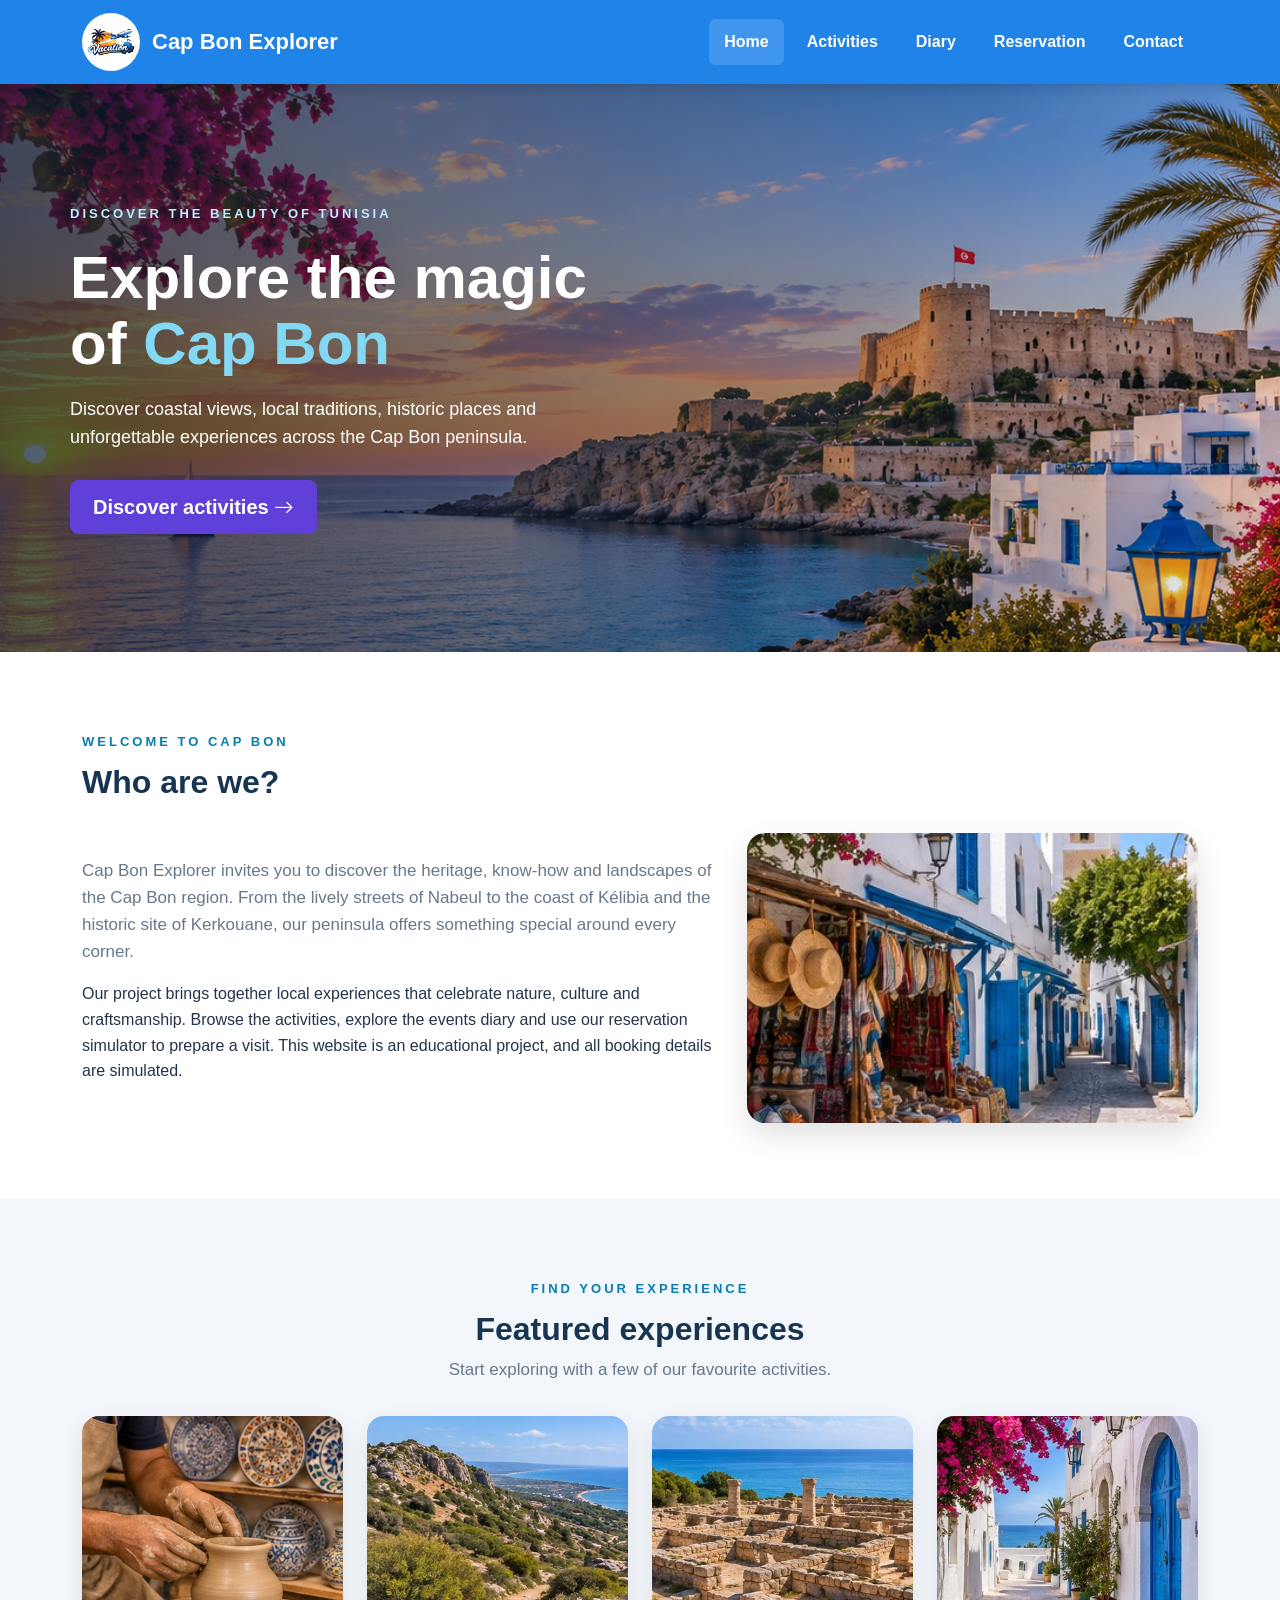
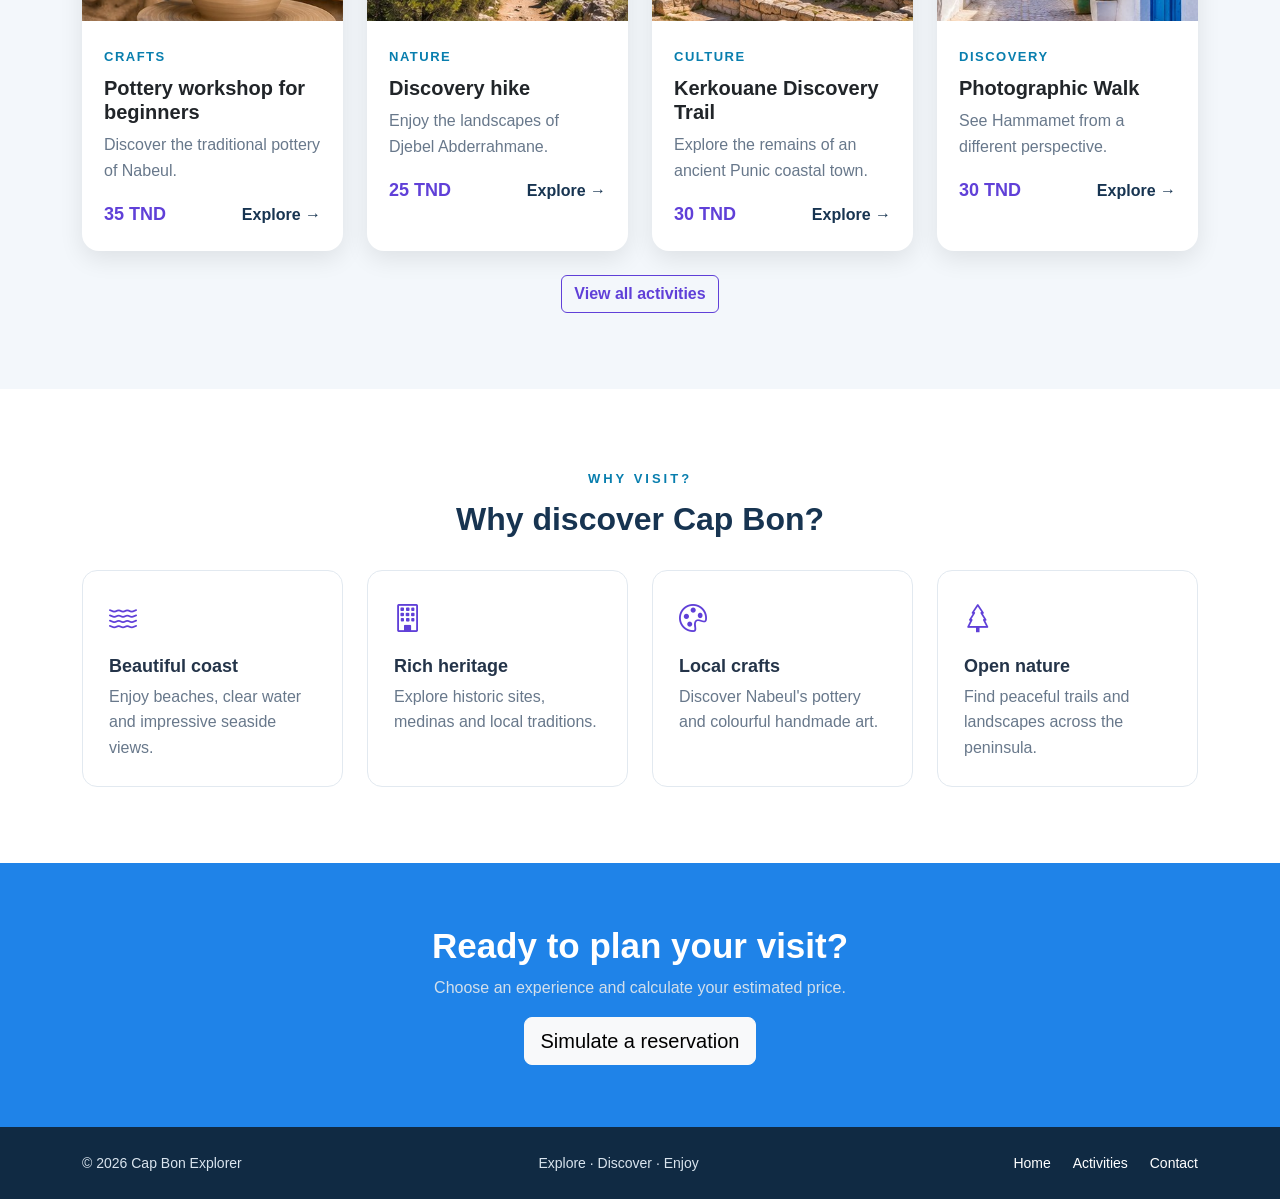
<file: index.html>
<!DOCTYPE html>
<html lang="en">
 <head>
  <meta charset="utf-8"/>
  <meta content="width=device-width, initial-scale=1.0" name="viewport"/>
  <title>
   Home | Cap Bon Explorer
  </title>
  <link href="https://cdn.jsdelivr.net/npm/bootstrap@5.3.3/dist/css/bootstrap.min.css" rel="stylesheet"/>
  <link href="https://cdn.jsdelivr.net/npm/bootstrap-icons@1.11.3/font/bootstrap-icons.min.css" rel="stylesheet"/>
  <link href="css/style.css" rel="stylesheet"/>
 </head>
 <body>
  <header class="site-header">
   <nav class="navbar navbar-expand-lg navbar-dark">
    <div class="container">
     <a class="navbar-brand d-flex align-items-center" href="index.html">
      <img alt="Cap Bon Explorer logo" src="images/logo.png"/>
      <span>
       Cap Bon Explorer
      </span>
     </a>
     <button aria-controls="mainNav" aria-expanded="false" aria-label="Toggle navigation" class="navbar-toggler" data-bs-target="#mainNav" data-bs-toggle="collapse" type="button">
      <span class="navbar-toggler-icon">
      </span>
     </button>
     <div class="collapse navbar-collapse" id="mainNav">
      <ul class="navbar-nav ms-auto align-items-lg-center">
       <li class="nav-item">
        <a aria-current="page" class="nav-link active" href="index.html">
         Home
        </a>
       </li>
       <li class="nav-item">
        <a class="nav-link" href="activities.html">
         Activities
        </a>
       </li>
       <li class="nav-item">
        <a class="nav-link" href="agenda.html">
         Diary
        </a>
       </li>
       <li class="nav-item">
        <a class="nav-link" href="reservation.html">
         Reservation
        </a>
       </li>
       <li class="nav-item">
        <a class="nav-link" href="contact.html">
         Contact
        </a>
       </li>
      </ul>
     </div>
    </div>
   </nav>
  </header>
  <main>
   <section class="hero" style="background-image:linear-gradient(90deg,rgba(8,28,53,.72),rgba(8,28,53,.08)),url('images/golden.png')">
    <div class="container hero-inner">
     <span class="eyebrow">
      DISCOVER THE BEAUTY OF TUNISIA
     </span>
     <h1>
      Explore the magic
      <br/>
      of
      <span>
       Cap Bon
      </span>
     </h1>
     <p>
      Discover coastal views, local traditions, historic places and unforgettable experiences across the Cap Bon peninsula.
     </p>
     <a class="btn btn-primary btn-lg" href="activities.html">
      Discover activities
      <i class="bi bi-arrow-right">
      </i>
     </a>
    </div>
   </section>
   <section class="section-pad">
    <div class="container">
     <div class="section-heading">
      <span class="eyebrow">
       WELCOME TO CAP BON
      </span>
      <h2>
       Who are we?
      </h2>
     </div>
     <div class="row align-items-center g-4">
      <div class="col-lg-7">
       <p class="lead-copy">
        Cap Bon Explorer invites you to discover the heritage, know-how and landscapes of the Cap Bon region. From the lively streets of Nabeul to the coast of K&eacute;libia and the historic site of Kerkouane, our peninsula offers something special around every corner.
       </p>
       <p>
        Our project brings together local experiences that celebrate nature, culture and craftsmanship. Browse the activities, explore the events diary and use our reservation simulator to prepare a visit. This website is an educational project, and all booking details are simulated.
       </p>
      </div>
      <div class="col-lg-5">
       <img alt="A sunny traditional street in Nabeul" class="about-image" src="images/medina-nabeul.jpg"/>
      </div>
     </div>
    </div>
   </section>
   <section class="section-pad soft-bg">
    <div class="container">
     <div class="section-heading text-center">
      <span class="eyebrow">
       FIND YOUR EXPERIENCE
      </span>
      <h2>
       Featured experiences
      </h2>
      <p>
       Start exploring with a few of our favourite activities.
      </p>
     </div>
     <div class="row g-4" id="featuredActivities">
     </div>
     <div class="text-center mt-4">
      <a class="btn btn-outline-primary" href="activities.html">
       View all activities
      </a>
     </div>
    </div>
   </section>
   <section class="section-pad">
    <div class="container">
     <div class="section-heading text-center">
      <span class="eyebrow">
       WHY VISIT?
      </span>
      <h2>
       Why discover Cap Bon?
      </h2>
     </div>
     <div class="row g-4">
      <div class="col-md-6 col-lg-3">
       <div class="benefit">
        <i class="bi bi-water">
        </i>
        <h3>
         Beautiful coast
        </h3>
        <p>
         Enjoy beaches, clear water and impressive seaside views.
        </p>
       </div>
      </div>
      <div class="col-md-6 col-lg-3">
       <div class="benefit">
        <i class="bi bi-building">
        </i>
        <h3>
         Rich heritage
        </h3>
        <p>
         Explore historic sites, medinas and local traditions.
        </p>
       </div>
      </div>
      <div class="col-md-6 col-lg-3">
       <div class="benefit">
        <i class="bi bi-palette">
        </i>
        <h3>
         Local crafts
        </h3>
        <p>
         Discover Nabeul's pottery and colourful handmade art.
        </p>
       </div>
      </div>
      <div class="col-md-6 col-lg-3">
       <div class="benefit">
        <i class="bi bi-tree">
        </i>
        <h3>
         Open nature
        </h3>
        <p>
         Find peaceful trails and landscapes across the peninsula.
        </p>
       </div>
      </div>
     </div>
    </div>
   </section>
   <section class="cta-section">
    <div class="container text-center">
     <h2>
      Ready to plan your visit?
     </h2>
     <p>
      Choose an experience and calculate your estimated price.
     </p>
     <a class="btn btn-light btn-lg" href="reservation.html">
      Simulate a reservation
     </a>
    </div>
   </section>
  </main>
  <footer class="site-footer">
   <div class="container d-flex flex-column flex-md-row justify-content-between gap-2">
    <p class="mb-0">
     &copy; 2026 Cap Bon Explorer
    </p>
    <p class="mb-0">
     Explore &middot; Discover &middot; Enjoy
    </p>
    <div>
     <a href="index.html">
      Home
     </a>
     <a href="activities.html">
      Activities
     </a>
     <a href="contact.html">
      Contact
     </a>
    </div>
   </div>
  </footer>
  <script src="https://cdn.jsdelivr.net/npm/bootstrap@5.3.3/dist/js/bootstrap.bundle.min.js">
  </script>
  <script src="js/activities-data.js"></script>
  <script src="js/app.js">
  </script>
 </body>
</html>
</file>
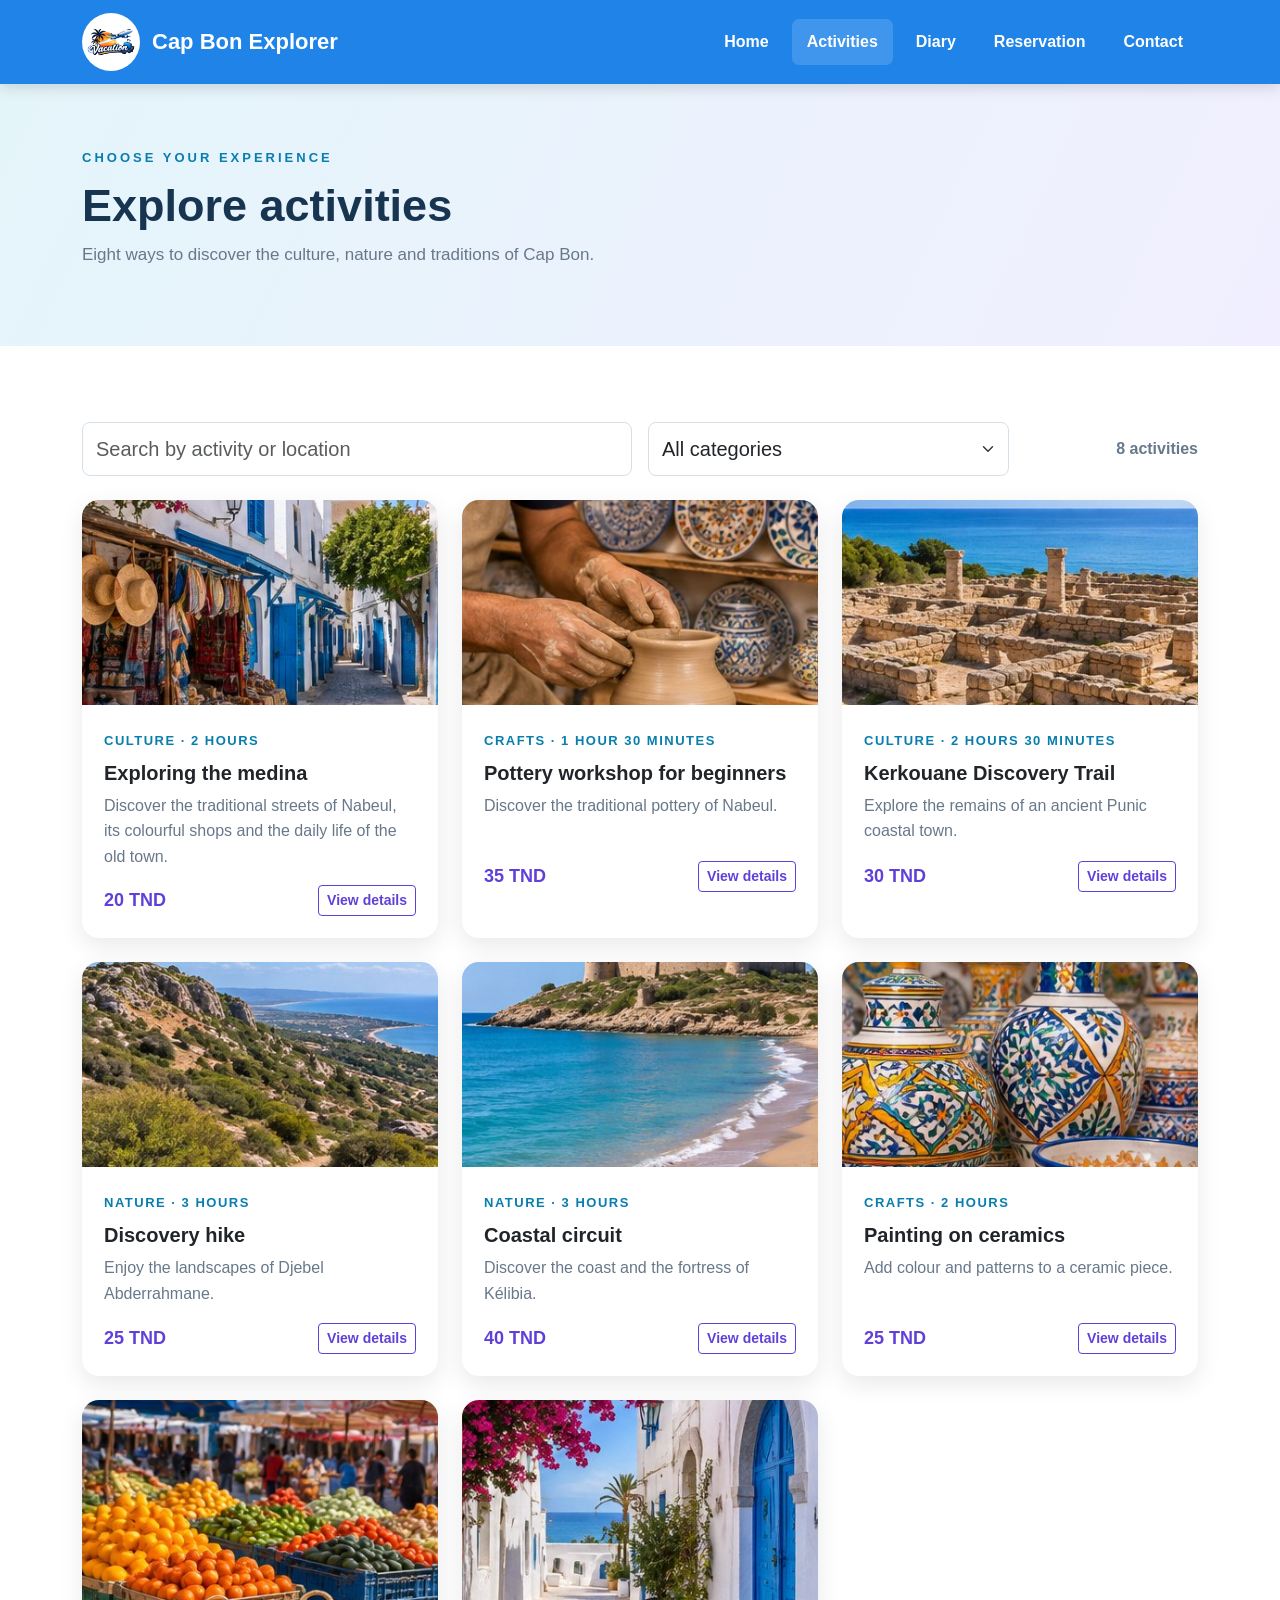
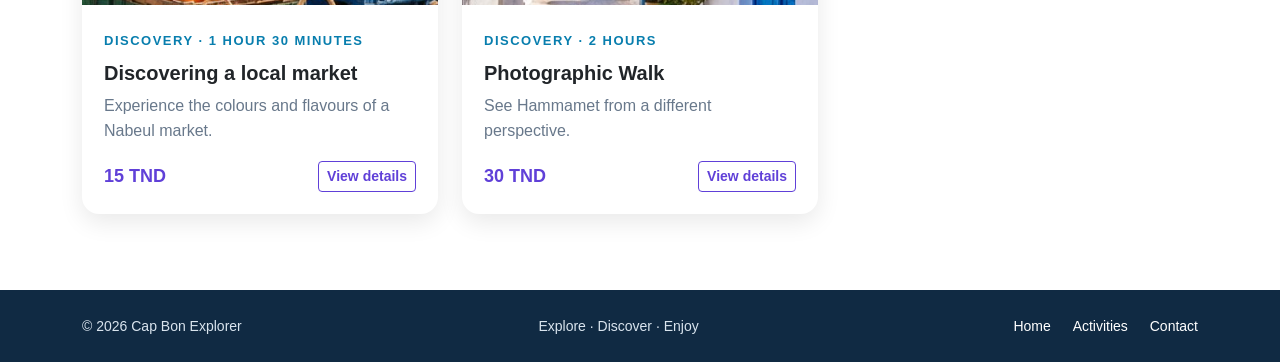
<file: activities.html>
<!DOCTYPE html>
<html lang="en">
 <head>
  <meta charset="utf-8"/>
  <meta content="width=device-width, initial-scale=1.0" name="viewport"/>
  <title>
   Activities | Cap Bon Explorer
  </title>
  <link href="https://cdn.jsdelivr.net/npm/bootstrap@5.3.3/dist/css/bootstrap.min.css" rel="stylesheet"/>
  <link href="https://cdn.jsdelivr.net/npm/bootstrap-icons@1.11.3/font/bootstrap-icons.min.css" rel="stylesheet"/>
  <link href="css/style.css" rel="stylesheet"/>
 </head>
 <body>
  <header class="site-header">
   <nav class="navbar navbar-expand-lg navbar-dark">
    <div class="container">
     <a class="navbar-brand d-flex align-items-center" href="index.html">
      <img alt="Cap Bon Explorer logo" src="images/logo.png"/>
      <span>
       Cap Bon Explorer
      </span>
     </a>
     <button aria-controls="mainNav" aria-expanded="false" aria-label="Toggle navigation" class="navbar-toggler" data-bs-target="#mainNav" data-bs-toggle="collapse" type="button">
      <span class="navbar-toggler-icon">
      </span>
     </button>
     <div class="collapse navbar-collapse" id="mainNav">
      <ul class="navbar-nav ms-auto align-items-lg-center">
       <li class="nav-item">
        <a class="nav-link" href="index.html">
         Home
        </a>
       </li>
       <li class="nav-item">
        <a aria-current="page" class="nav-link active" href="activities.html">
         Activities
        </a>
       </li>
       <li class="nav-item">
        <a class="nav-link" href="agenda.html">
         Diary
        </a>
       </li>
       <li class="nav-item">
        <a class="nav-link" href="reservation.html">
         Reservation
        </a>
       </li>
       <li class="nav-item">
        <a class="nav-link" href="contact.html">
         Contact
        </a>
       </li>
      </ul>
     </div>
    </div>
   </nav>
  </header>
  <main>
   <section class="page-banner">
    <div class="container">
     <span class="eyebrow">
      CHOOSE YOUR EXPERIENCE
     </span>
     <h1>
      Explore activities
     </h1>
     <p>
      Eight ways to discover the culture, nature and traditions of Cap Bon.
     </p>
    </div>
   </section>
   <section class="section-pad">
    <div class="container">
     <div class="row g-3 align-items-center mb-4">
      <div class="col-lg-6">
       <input aria-label="Search activities" class="form-control form-control-lg" id="activitySearch" placeholder="Search by activity or location" type="search"/>
      </div>
      <div class="col-lg-4">
       <select class="form-select form-select-lg" id="categoryFilter">
        <option value="All">
         All categories
        </option>
        <option>
         Culture
        </option>
        <option>
         Crafts
        </option>
        <option>
         Nature
        </option>
        <option>
         Discovery
        </option>
       </select>
      </div>
      <div class="col-lg-2 text-lg-end">
       <span class="result-count">
        <strong id="activityCount">
         8
        </strong>
        activities
       </span>
      </div>
     </div>
     <div class="row g-4" id="activitiesGrid">
     </div>
     <p class="text-center mt-4 d-none" id="noActivities">
      No activity found.
     </p>
    </div>
   </section>
   <div aria-hidden="true" class="modal fade" id="activityModal" tabindex="-1">
    <div class="modal-dialog modal-lg modal-dialog-centered">
     <div class="modal-content">
      <div class="modal-header">
       <h2 class="modal-title fs-4" id="modalTitle">
       </h2>
       <button aria-label="Close" class="btn-close" data-bs-dismiss="modal" type="button">
       </button>
      </div>
      <div class="modal-body" id="modalBody">
      </div>
      <div class="modal-footer">
       <a class="btn btn-primary" href="reservation.html" id="modalBook">
        Book this activity
       </a>
       <button class="btn btn-outline-secondary" data-bs-dismiss="modal">
        Close
       </button>
      </div>
     </div>
    </div>
   </div>
  </main>
  <footer class="site-footer">
   <div class="container d-flex flex-column flex-md-row justify-content-between gap-2">
    <p class="mb-0">
     &copy; 2026 Cap Bon Explorer
    </p>
    <p class="mb-0">
     Explore &middot; Discover &middot; Enjoy
    </p>
    <div>
     <a href="index.html">
      Home
     </a>
     <a href="activities.html">
      Activities
     </a>
     <a href="contact.html">
      Contact
     </a>
    </div>
   </div>
  </footer>
  <script src="https://cdn.jsdelivr.net/npm/bootstrap@5.3.3/dist/js/bootstrap.bundle.min.js">
  </script>
  <script src="js/activities-data.js">
  </script>
  <script src="js/activities.js">
  </script>
  <script src="js/app.js">
  </script>
 </body>
</html>
</file>
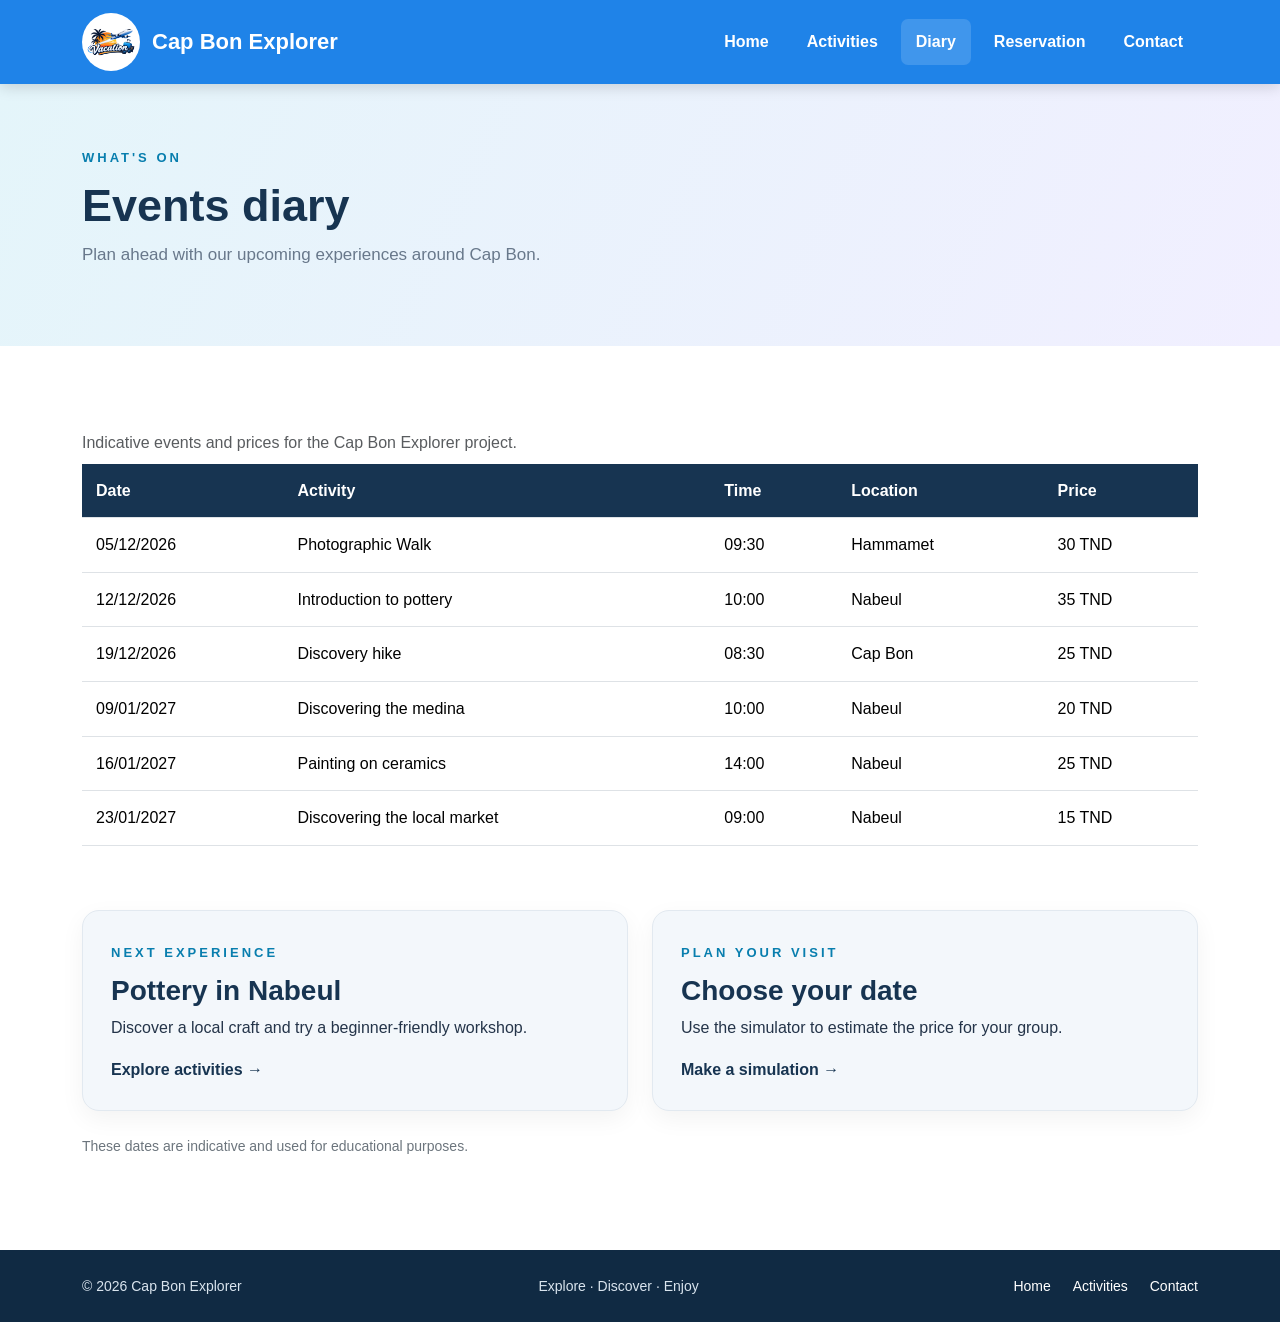
<file: agenda.html>
<!DOCTYPE html>
<html lang="en">
 <head>
  <meta charset="utf-8"/>
  <meta content="width=device-width, initial-scale=1.0" name="viewport"/>
  <title>
   Diary | Cap Bon Explorer
  </title>
  <link href="https://cdn.jsdelivr.net/npm/bootstrap@5.3.3/dist/css/bootstrap.min.css" rel="stylesheet"/>
  <link href="https://cdn.jsdelivr.net/npm/bootstrap-icons@1.11.3/font/bootstrap-icons.min.css" rel="stylesheet"/>
  <link href="css/style.css" rel="stylesheet"/>
 </head>
 <body>
  <header class="site-header">
   <nav class="navbar navbar-expand-lg navbar-dark">
    <div class="container">
     <a class="navbar-brand d-flex align-items-center" href="index.html">
      <img alt="Cap Bon Explorer logo" src="images/logo.png"/>
      <span>
       Cap Bon Explorer
      </span>
     </a>
     <button aria-controls="mainNav" aria-expanded="false" aria-label="Toggle navigation" class="navbar-toggler" data-bs-target="#mainNav" data-bs-toggle="collapse" type="button">
      <span class="navbar-toggler-icon">
      </span>
     </button>
     <div class="collapse navbar-collapse" id="mainNav">
      <ul class="navbar-nav ms-auto align-items-lg-center">
       <li class="nav-item">
        <a class="nav-link" href="index.html">
         Home
        </a>
       </li>
       <li class="nav-item">
        <a class="nav-link" href="activities.html">
         Activities
        </a>
       </li>
       <li class="nav-item">
        <a aria-current="page" class="nav-link active" href="agenda.html">
         Diary
        </a>
       </li>
       <li class="nav-item">
        <a class="nav-link" href="reservation.html">
         Reservation
        </a>
       </li>
       <li class="nav-item">
        <a class="nav-link" href="contact.html">
         Contact
        </a>
       </li>
      </ul>
     </div>
    </div>
   </nav>
  </header>
  <main>
   <section class="page-banner">
    <div class="container">
     <span class="eyebrow">
      WHAT'S ON
     </span>
     <h1>
      Events diary
     </h1>
     <p>
      Plan ahead with our upcoming experiences around Cap Bon.
     </p>
    </div>
   </section>
   <section class="section-pad">
    <div class="container">
     <div class="table-responsive">
      <table class="table table-hover align-middle">
       <caption class="caption-top">
        Indicative events and prices for the Cap Bon Explorer project.
       </caption>
       <thead>
        <tr>
         <th>
          Date
         </th>
         <th>
          Activity
         </th>
         <th>
          Time
         </th>
         <th>
          Location
         </th>
         <th>
          Price
         </th>
        </tr>
       </thead>
       <tbody>
        <tr>
         <td>
          05/12/2026
         </td>
         <td>
          Photographic Walk
         </td>
         <td>
          09:30
         </td>
         <td>
          Hammamet
         </td>
         <td>
          30 TND
         </td>
        </tr>
        <tr>
         <td>
          12/12/2026
         </td>
         <td>
          Introduction to pottery
         </td>
         <td>
          10:00
         </td>
         <td>
          Nabeul
         </td>
         <td>
          35 TND
         </td>
        </tr>
        <tr>
         <td>
          19/12/2026
         </td>
         <td>
          Discovery hike
         </td>
         <td>
          08:30
         </td>
         <td>
          Cap Bon
         </td>
         <td>
          25 TND
         </td>
        </tr>
        <tr>
         <td>
          09/01/2027
         </td>
         <td>
          Discovering the medina
         </td>
         <td>
          10:00
         </td>
         <td>
          Nabeul
         </td>
         <td>
          20 TND
         </td>
        </tr>
        <tr>
         <td>
          16/01/2027
         </td>
         <td>
          Painting on ceramics
         </td>
         <td>
          14:00
         </td>
         <td>
          Nabeul
         </td>
         <td>
          25 TND
         </td>
        </tr>
        <tr>
         <td>
          23/01/2027
         </td>
         <td>
          Discovering the local market
         </td>
         <td>
          09:00
         </td>
         <td>
          Nabeul
         </td>
         <td>
          15 TND
         </td>
        </tr>
       </tbody>
      </table>
     </div>
     <div class="row g-4 mt-4">
      <div class="col-md-6">
       <div class="next-card">
        <span class="eyebrow">
         NEXT EXPERIENCE
        </span>
        <h3>
         Pottery in Nabeul
        </h3>
        <p>
         Discover a local craft and try a beginner-friendly workshop.
        </p>
        <a class="text-link" href="activities.html">
         Explore activities &rarr;
        </a>
       </div>
      </div>
      <div class="col-md-6">
       <div class="next-card">
        <span class="eyebrow">
         PLAN YOUR VISIT
        </span>
        <h3>
         Choose your date
        </h3>
        <p>
         Use the simulator to estimate the price for your group.
        </p>
        <a class="text-link" href="reservation.html">
         Make a simulation &rarr;
        </a>
       </div>
      </div>
     </div>
     <p class="small text-secondary mt-4">
      These dates are indicative and used for educational purposes.
     </p>
    </div>
   </section>
  </main>
  <footer class="site-footer">
   <div class="container d-flex flex-column flex-md-row justify-content-between gap-2">
    <p class="mb-0">
     &copy; 2026 Cap Bon Explorer
    </p>
    <p class="mb-0">
     Explore &middot; Discover &middot; Enjoy
    </p>
    <div>
     <a href="index.html">
      Home
     </a>
     <a href="activities.html">
      Activities
     </a>
     <a href="contact.html">
      Contact
     </a>
    </div>
   </div>
  </footer>
  <script src="https://cdn.jsdelivr.net/npm/bootstrap@5.3.3/dist/js/bootstrap.bundle.min.js">
  </script>
  <script src="js/app.js">
  </script>
 </body>
</html>
</file>
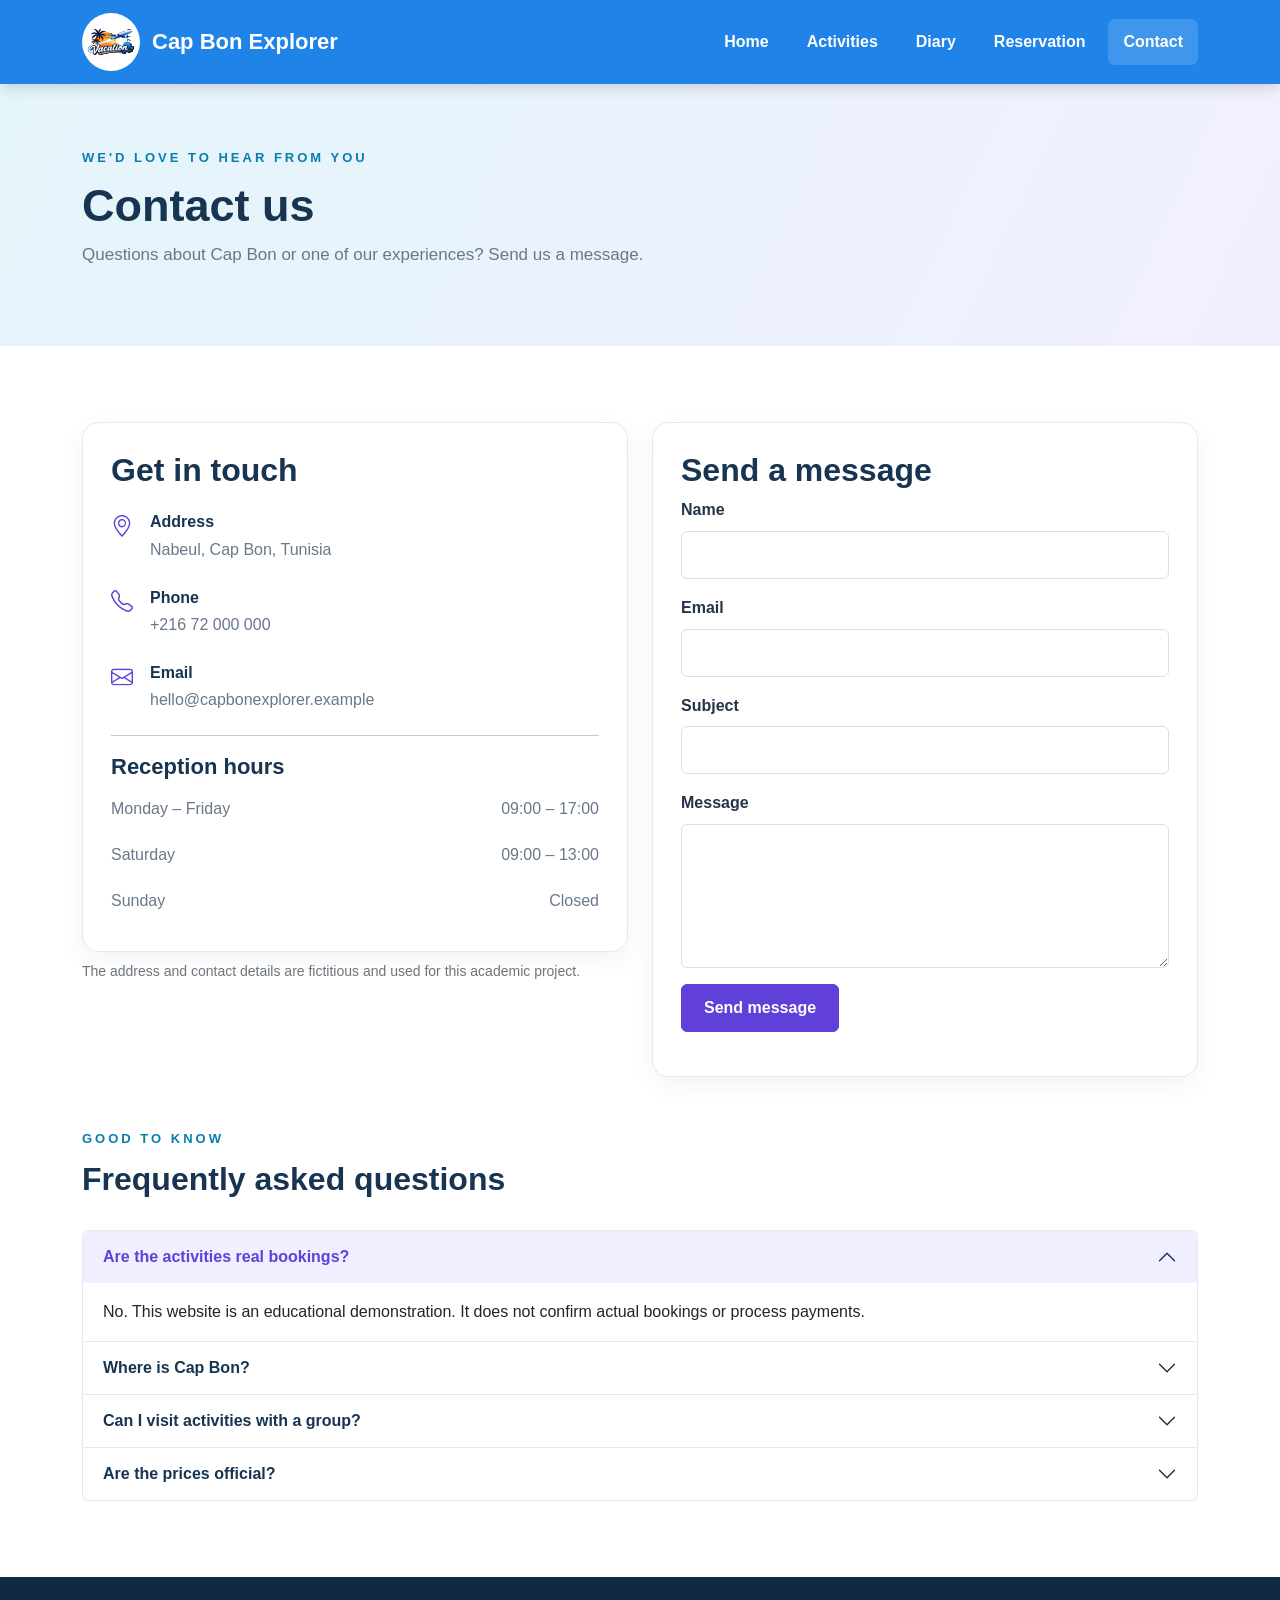
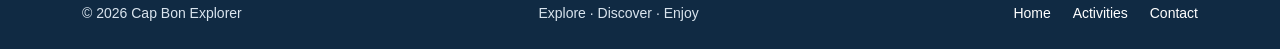
<file: contact.html>
<!DOCTYPE html>
<html lang="en">
 <head>
  <meta charset="utf-8"/>
  <meta content="width=device-width, initial-scale=1.0" name="viewport"/>
  <title>
   Contact | Cap Bon Explorer
  </title>
  <link href="https://cdn.jsdelivr.net/npm/bootstrap@5.3.3/dist/css/bootstrap.min.css" rel="stylesheet"/>
  <link href="https://cdn.jsdelivr.net/npm/bootstrap-icons@1.11.3/font/bootstrap-icons.min.css" rel="stylesheet"/>
  <link href="css/style.css" rel="stylesheet"/>
 </head>
 <body>
  <header class="site-header">
   <nav class="navbar navbar-expand-lg navbar-dark">
    <div class="container">
     <a class="navbar-brand d-flex align-items-center" href="index.html">
      <img alt="Cap Bon Explorer logo" src="images/logo.png"/>
      <span>
       Cap Bon Explorer
      </span>
     </a>
     <button aria-controls="mainNav" aria-expanded="false" aria-label="Toggle navigation" class="navbar-toggler" data-bs-target="#mainNav" data-bs-toggle="collapse" type="button">
      <span class="navbar-toggler-icon">
      </span>
     </button>
     <div class="collapse navbar-collapse" id="mainNav">
      <ul class="navbar-nav ms-auto align-items-lg-center">
       <li class="nav-item">
        <a class="nav-link" href="index.html">
         Home
        </a>
       </li>
       <li class="nav-item">
        <a class="nav-link" href="activities.html">
         Activities
        </a>
       </li>
       <li class="nav-item">
        <a class="nav-link" href="agenda.html">
         Diary
        </a>
       </li>
       <li class="nav-item">
        <a class="nav-link" href="reservation.html">
         Reservation
        </a>
       </li>
       <li class="nav-item">
        <a aria-current="page" class="nav-link active" href="contact.html">
         Contact
        </a>
       </li>
      </ul>
     </div>
    </div>
   </nav>
  </header>
  <main>
   <section class="page-banner">
    <div class="container">
     <span class="eyebrow">
      WE'D LOVE TO HEAR FROM YOU
     </span>
     <h1>
      Contact us
     </h1>
     <p>
      Questions about Cap Bon or one of our experiences? Send us a message.
     </p>
    </div>
   </section>
   <section class="section-pad">
    <div class="container">
     <div class="row g-4">
      <div class="col-lg-6">
       <div class="info-card">
        <h2>
         Get in touch
        </h2>
        <div class="contact-row">
         <i class="bi bi-geo-alt">
         </i>
         <div>
          <strong>
           Address
          </strong>
          <p>
           Nabeul, Cap Bon, Tunisia
          </p>
         </div>
        </div>
        <div class="contact-row">
         <i class="bi bi-telephone">
         </i>
         <div>
          <strong>
           Phone
          </strong>
          <p>
           +216 72 000 000
          </p>
         </div>
        </div>
        <div class="contact-row">
         <i class="bi bi-envelope">
         </i>
         <div>
          <strong>
           Email
          </strong>
          <p>
           hello@capbonexplorer.example
          </p>
         </div>
        </div>
        <hr/>
        <h3>
         Reception hours
        </h3>
        <div class="hours-row">
         <span>
          Monday &ndash; Friday
         </span>
         <span>
          09:00 &ndash; 17:00
         </span>
        </div>
        <div class="hours-row">
         <span>
          Saturday
         </span>
         <span>
          09:00 &ndash; 13:00
         </span>
        </div>
        <div class="hours-row">
         <span>
          Sunday
         </span>
         <span>
          Closed
         </span>
        </div>
       </div>
       <p class="small text-secondary mt-2">
        The address and contact details are fictitious and used for this academic project.
       </p>
      </div>
      <div class="col-lg-6">
       <form class="form-card" id="contactForm">
        <h2>
         Send a message
        </h2>
        <div class="mb-3">
         <label class="form-label" for="contactName">
          Name
         </label>
         <input class="form-control" id="contactName" required=""/>
        </div>
        <div class="mb-3">
         <label class="form-label" for="contactEmail">
          Email
         </label>
         <input class="form-control" id="contactEmail" required="" type="email"/>
        </div>
        <div class="mb-3">
         <label class="form-label" for="subject">
          Subject
         </label>
         <input class="form-control" id="subject" required=""/>
        </div>
        <div class="mb-3">
         <label class="form-label" for="message">
          Message
         </label>
         <textarea class="form-control" id="message" required="" rows="5"></textarea>
        </div>
        <button class="btn btn-primary" type="submit">
         Send message
        </button>
        <div aria-live="polite" class="mt-3" id="contactMessage">
        </div>
       </form>
      </div>
     </div>
     <section class="mt-5">
      <div class="section-heading">
       <span class="eyebrow">
        GOOD TO KNOW
       </span>
       <h2>
        Frequently asked questions
       </h2>
      </div>
      <div class="accordion" id="faq">
       <div class="accordion-item">
        <h3 class="accordion-header">
         <button class="accordion-button" data-bs-target="#q1" data-bs-toggle="collapse">
          Are the activities real bookings?
         </button>
        </h3>
        <div class="accordion-collapse collapse show" data-bs-parent="#faq" id="q1">
         <div class="accordion-body">
          No. This website is an educational demonstration. It does not confirm actual bookings or process payments.
         </div>
        </div>
       </div>
       <div class="accordion-item">
        <h3 class="accordion-header">
         <button class="accordion-button collapsed" data-bs-target="#q2" data-bs-toggle="collapse">
          Where is Cap Bon?
         </button>
        </h3>
        <div class="accordion-collapse collapse" data-bs-parent="#faq" id="q2">
         <div class="accordion-body">
          Cap Bon is a peninsula in north-eastern Tunisia, known for its coastline, towns and cultural heritage.
         </div>
        </div>
       </div>
       <div class="accordion-item">
        <h3 class="accordion-header">
         <button class="accordion-button collapsed" data-bs-target="#q3" data-bs-toggle="collapse">
          Can I visit activities with a group?
         </button>
        </h3>
        <div class="accordion-collapse collapse" data-bs-parent="#faq" id="q3">
         <div class="accordion-body">
          The simulator accepts between one and six participants and applies a 10% discount for groups of at least four.
         </div>
        </div>
       </div>
       <div class="accordion-item">
        <h3 class="accordion-header">
         <button class="accordion-button collapsed" data-bs-target="#q4" data-bs-toggle="collapse">
          Are the prices official?
         </button>
        </h3>
        <div class="accordion-collapse collapse" data-bs-parent="#faq" id="q4">
         <div class="accordion-body">
          No. Prices are fictitious values supplied for this academic project.
         </div>
        </div>
       </div>
      </div>
     </section>
    </div>
   </section>
  </main>
  <footer class="site-footer">
   <div class="container d-flex flex-column flex-md-row justify-content-between gap-2">
    <p class="mb-0">
     &copy; 2026 Cap Bon Explorer
    </p>
    <p class="mb-0">
     Explore &middot; Discover &middot; Enjoy
    </p>
    <div>
     <a href="index.html">
      Home
     </a>
     <a href="activities.html">
      Activities
     </a>
     <a href="contact.html">
      Contact
     </a>
    </div>
   </div>
  </footer>
  <script src="https://cdn.jsdelivr.net/npm/bootstrap@5.3.3/dist/js/bootstrap.bundle.min.js">
  </script>
  <script src="js/app.js">
  </script>
 </body>
</html>
</file>
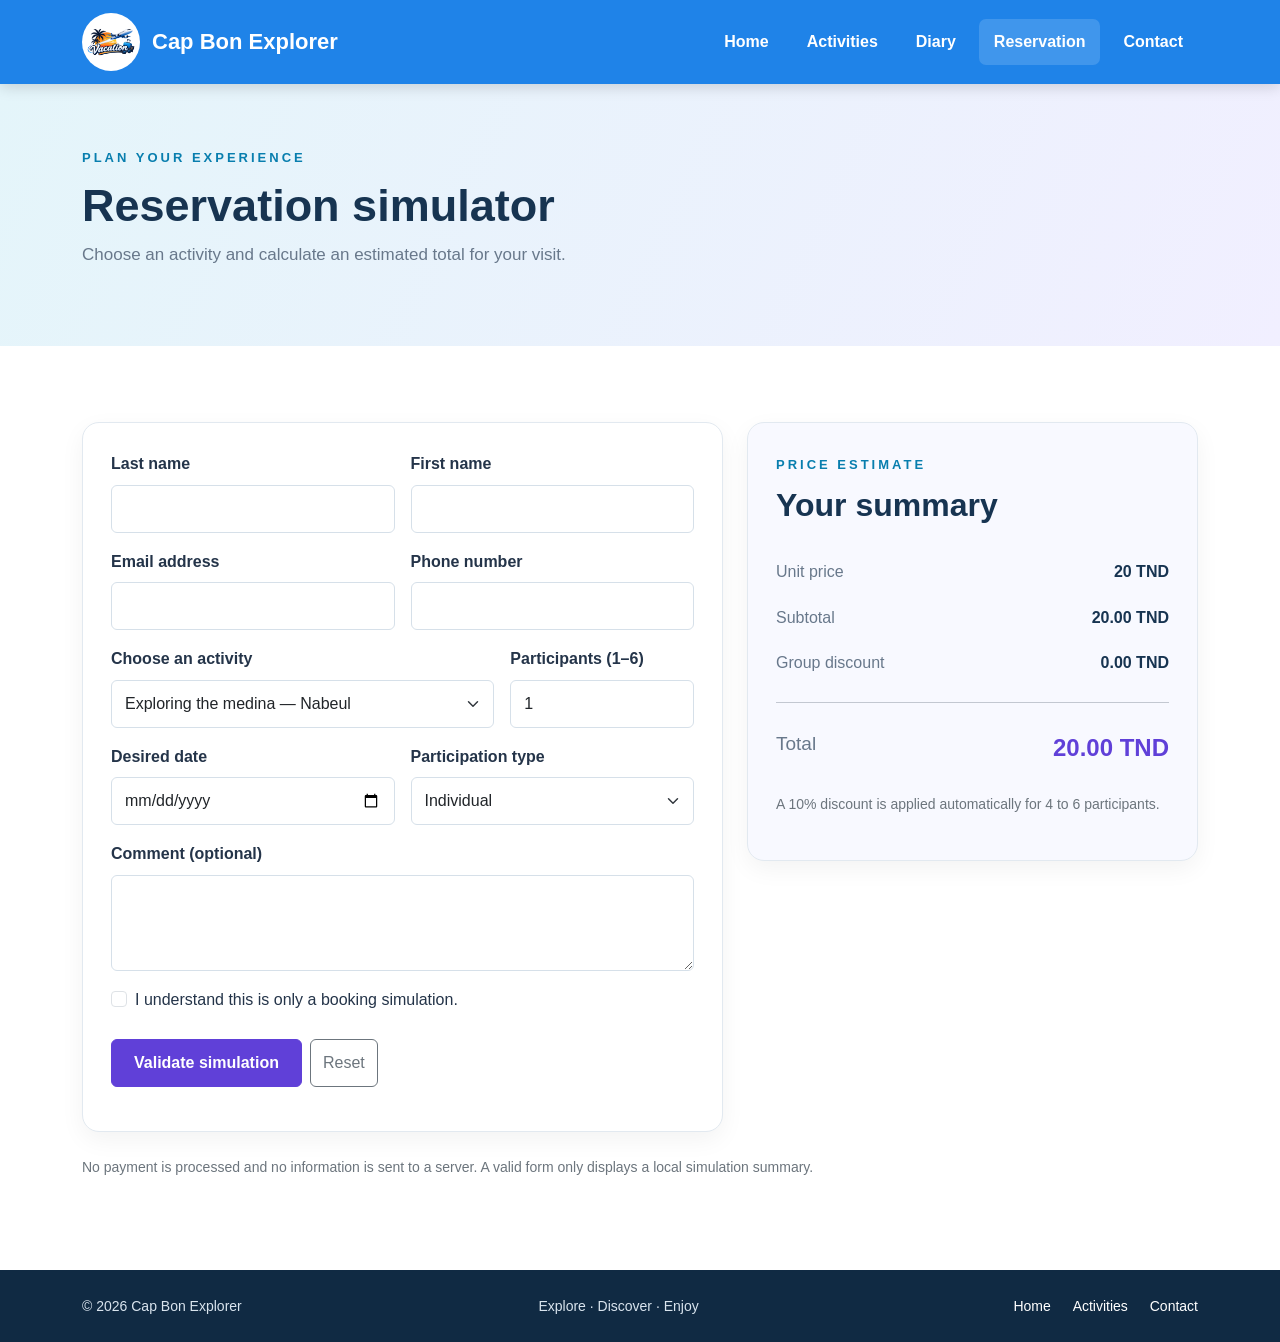
<file: reservation.html>
<!DOCTYPE html>
<html lang="en">
 <head>
  <meta charset="utf-8"/>
  <meta content="width=device-width, initial-scale=1.0" name="viewport"/>
  <title>
   Reservation | Cap Bon Explorer
  </title>
  <link href="https://cdn.jsdelivr.net/npm/bootstrap@5.3.3/dist/css/bootstrap.min.css" rel="stylesheet"/>
  <link href="https://cdn.jsdelivr.net/npm/bootstrap-icons@1.11.3/font/bootstrap-icons.min.css" rel="stylesheet"/>
  <link href="css/style.css" rel="stylesheet"/>
 </head>
 <body>
  <header class="site-header">
   <nav class="navbar navbar-expand-lg navbar-dark">
    <div class="container">
     <a class="navbar-brand d-flex align-items-center" href="index.html">
      <img alt="Cap Bon Explorer logo" src="images/logo.png"/>
      <span>
       Cap Bon Explorer
      </span>
     </a>
     <button aria-controls="mainNav" aria-expanded="false" aria-label="Toggle navigation" class="navbar-toggler" data-bs-target="#mainNav" data-bs-toggle="collapse" type="button">
      <span class="navbar-toggler-icon">
      </span>
     </button>
     <div class="collapse navbar-collapse" id="mainNav">
      <ul class="navbar-nav ms-auto align-items-lg-center">
       <li class="nav-item">
        <a class="nav-link" href="index.html">
         Home
        </a>
       </li>
       <li class="nav-item">
        <a class="nav-link" href="activities.html">
         Activities
        </a>
       </li>
       <li class="nav-item">
        <a class="nav-link" href="agenda.html">
         Diary
        </a>
       </li>
       <li class="nav-item">
        <a aria-current="page" class="nav-link active" href="reservation.html">
         Reservation
        </a>
       </li>
       <li class="nav-item">
        <a class="nav-link" href="contact.html">
         Contact
        </a>
       </li>
      </ul>
     </div>
    </div>
   </nav>
  </header>
  <main>
   <section class="page-banner">
    <div class="container">
     <span class="eyebrow">
      PLAN YOUR EXPERIENCE
     </span>
     <h1>
      Reservation simulator
     </h1>
     <p>
      Choose an activity and calculate an estimated total for your visit.
     </p>
    </div>
   </section>
   <section class="section-pad">
    <div class="container">
     <div class="row g-4">
      <div class="col-lg-7">
       <form class="form-card" id="bookingForm" novalidate="">
        <div class="row g-3">
         <div class="col-md-6">
          <label class="form-label" for="lastName">
           Last name
          </label>
          <input class="form-control" id="lastName" required=""/>
         </div>
         <div class="col-md-6">
          <label class="form-label" for="firstName">
           First name
          </label>
          <input class="form-control" id="firstName" required=""/>
         </div>
         <div class="col-md-6">
          <label class="form-label" for="email">
           Email address
          </label>
          <input class="form-control" id="email" required="" type="email"/>
         </div>
         <div class="col-md-6">
          <label class="form-label" for="phone">
           Phone number
          </label>
          <input class="form-control" id="phone" required="" type="tel"/>
         </div>
         <div class="col-md-8">
          <label class="form-label" for="bookingActivity">
           Choose an activity
          </label>
          <select class="form-select" id="bookingActivity" required="">
          </select>
         </div>
         <div class="col-md-4">
          <label class="form-label" for="participants">
           Participants (1&ndash;6)
          </label>
          <input class="form-control" id="participants" max="6" min="1" required="" type="number" value="1"/>
         </div>
         <div class="col-md-6">
          <label class="form-label" for="bookingDate">
           Desired date
          </label>
          <input class="form-control" id="bookingDate" required="" type="date"/>
         </div>
         <div class="col-md-6">
          <label class="form-label" for="participation">
           Participation type
          </label>
          <select class="form-select" id="participation">
           <option>
            Individual
           </option>
           <option>
            Family
           </option>
           <option>
            Group
           </option>
          </select>
         </div>
         <div class="col-12">
          <label class="form-label" for="comment">
           Comment (optional)
          </label>
          <textarea class="form-control" id="comment" rows="3"></textarea>
         </div>
         <div class="col-12">
          <div class="form-check">
           <input class="form-check-input" id="conditions" required="" type="checkbox"/>
           <label class="form-check-label" for="conditions">
            I understand this is only a booking simulation.
           </label>
          </div>
         </div>
        </div>
        <div class="d-flex flex-wrap gap-2 mt-4">
         <button class="btn btn-primary" type="submit">
          Validate simulation
         </button>
         <button class="btn btn-outline-secondary" type="reset">
          Reset
         </button>
        </div>
        <div aria-live="polite" class="mt-3" id="formMessage">
        </div>
       </form>
      </div>
      <div class="col-lg-5">
       <aside class="price-card">
        <span class="eyebrow">
         PRICE ESTIMATE
        </span>
        <h2>
         Your summary
        </h2>
        <div class="price-line">
         <span>
          Unit price
         </span>
         <strong id="unitPrice">
          20 TND
         </strong>
        </div>
        <div class="price-line">
         <span>
          Subtotal
         </span>
         <strong id="subtotal">
          20 TND
         </strong>
        </div>
        <div class="price-line">
         <span>
          Group discount
         </span>
         <strong id="discount">
          0 TND
         </strong>
        </div>
        <hr/>
        <div class="price-line total-line">
         <span>
          Total
         </span>
         <strong id="total">
          20 TND
         </strong>
        </div>
        <p class="small text-secondary mt-3">
         A 10% discount is applied automatically for 4 to 6 participants.
        </p>
        <div aria-live="polite" class="alert alert-success mt-3 d-none" id="bookingSummary">
        </div>
       </aside>
      </div>
     </div>
     <p class="small text-secondary mt-4">
      No payment is processed and no information is sent to a server. A valid form only displays a local simulation summary.
     </p>
    </div>
   </section>
  </main>
  <footer class="site-footer">
   <div class="container d-flex flex-column flex-md-row justify-content-between gap-2">
    <p class="mb-0">
     &copy; 2026 Cap Bon Explorer
    </p>
    <p class="mb-0">
     Explore &middot; Discover &middot; Enjoy
    </p>
    <div>
     <a href="index.html">
      Home
     </a>
     <a href="activities.html">
      Activities
     </a>
     <a href="contact.html">
      Contact
     </a>
    </div>
   </div>
  </footer>
  <script src="https://cdn.jsdelivr.net/npm/bootstrap@5.3.3/dist/js/bootstrap.bundle.min.js">
  </script>
  <script src="js/activities-data.js">
  </script>
  <script src="js/reservation.js">
  </script>
  <script src="js/app.js">
  </script>
 </body>
</html>
</file>
<file: css/style.css>
* {
    margin: 0;
    padding: 0;
    box-sizing: border-box;
}

html {
    scroll-behavior: smooth;
}

body {
    font-family: Arial, sans-serif;
    color: #243449;
    padding-top: 82px;
    line-height: 1.6;
}

a {
    text-decoration: none;
}

.site-header {
    position: fixed;
    top: 0;
    left: 0;
    width: 100%;
    z-index: 1000;
    background: #1f83e8;
    box-shadow: 0 3px 14px rgba(0, 0, 0, 0.15);
}

.navbar {
    min-height: 82px;
    padding: 8px 0;
}

.navbar-brand {
    gap: 12px;
    font-size: 22px;
    font-weight: bold;
    color: white;
}

.navbar-brand img {
    width: 58px;
    height: 58px;
    object-fit: contain;
    background: white;
    border-radius: 50%;
    padding: 3px;
}

.navbar-nav {
    gap: 8px;
}

.navbar .nav-link {
    color: white;
    font-weight: bold;
    padding: 10px 15px !important;
    border-radius: 7px;
}

.navbar .nav-link:hover,
.navbar .nav-link.active {
    color: white;
    background: rgba(255, 255, 255, 0.15);
}

.navbar-toggler {
    border-color: white;
}

.hero {
    min-height: 570px;
    background-position: center;
    background-size: cover;
    background-attachment: fixed;
    display: flex;
    align-items: center;
    color: white;
}

.hero-inner {
    padding: 60px 0;
}

.eyebrow {
    display: inline-block;
    color: #087eae;
    font-size: 13px;
    font-weight: bold;
    letter-spacing: 3px;
    margin-bottom: 10px;
}

.hero .eyebrow {
    color: #bfeaff;
}

.hero h1 {
    font-size: 60px;
    font-weight: bold;
    line-height: 1.1;
    margin: 10px 0 18px;
}

.hero h1 span {
    color: #83d8f3;
}

.hero p {
    max-width: 570px;
    font-size: 18px;
    margin-bottom: 28px;
}

.btn-primary {
    background: #6040d8;
    border-color: #6040d8;
    font-weight: bold;
    padding: 11px 22px;
}

.btn-primary:hover {
    background: #4930b4;
    border-color: #4930b4;
}

.btn-outline-primary {
    color: #6040d8;
    border-color: #6040d8;
    font-weight: bold;
}

.btn-outline-primary:hover {
    background: #6040d8;
    border-color: #6040d8;
}

.section-pad {
    padding: 76px 0;
}

.soft-bg {
    background: #f3f7fb;
}

.section-heading {
    margin-bottom: 32px;
}

.section-heading h2,
.info-card h2,
.form-card h2 {
    font-size: 32px;
    font-weight: bold;
    color: #173451;
}

.section-heading p,
.lead-copy {
    color: #68788b;
    font-size: 17px;
}

.about-image {
    width: 100%;
    height: 290px;
    object-fit: cover;
    border-radius: 18px;
    box-shadow: 0 12px 30px rgba(0, 0, 0, 0.12);
}

.activity-card {
    height: 100%;
    border: none;
    border-radius: 17px;
    overflow: hidden;
    box-shadow: 0 8px 24px rgba(0, 0, 0, 0.09);
}

.activity-card:hover {
    transform: translateY(-5px);
}

.activity-card img {
    width: 100%;
    height: 205px;
    object-fit: cover;
}

.activity-card .card-body {
    padding: 22px;
}

.category-label {
    color: #087eae;
    font-size: 13px;
    font-weight: bold;
    letter-spacing: 1.5px;
    text-transform: uppercase;
}

.activity-card h3 {
    font-size: 20px;
    font-weight: bold;
    margin: 8px 0;
}

.activity-card p {
    color: #68788b;
    min-height: 52px;
}

.card-bottom {
    display: flex;
    justify-content: space-between;
    align-items: center;
    margin-top: 14px;
}

.price {
    color: #6040d8;
    font-weight: bold;
    font-size: 18px;
}

.text-link {
    font-weight: bold;
    color: #173451;
}

.benefit {
    height: 100%;
    padding: 26px;
    border: 1px solid #e2e9f0;
    border-radius: 15px;
}

.benefit i {
    font-size: 28px;
    color: #6040d8;
}

.benefit h3 {
    font-size: 18px;
    font-weight: bold;
    margin: 14px 0 6px;
}

.benefit p {
    color: #68788b;
    margin: 0;
}

.cta-section {
    padding: 62px 0;
    background: #1f83e8;
    color: white;
}

.cta-section h2 {
    font-size: 35px;
    font-weight: bold;
}

.cta-section p {
    color: #d2dfeb;
}

.page-banner {
    padding: 62px 0;
    background: linear-gradient(115deg, #e4f5fa, #f1efff);
}

.page-banner h1 {
    font-size: 45px;
    font-weight: bold;
    color: #173451;
    margin: 0;
}

.page-banner p {
    color: #68788b;
    font-size: 17px;
    margin-top: 8px;
}

.form-control,
.form-select {
    border-color: #d6e0e9;
    padding: 11px 13px;
}

.form-control:focus,
.form-select:focus {
    border-color: #8c7be5;
    box-shadow: 0 0 0 3px rgba(96, 64, 216, 0.12);
}

.result-count {
    font-weight: bold;
    color: #68788b;
}

.form-card,
.info-card,
.price-card,
.next-card {
    padding: 28px;
    border: 1px solid #e2e9f0;
    border-radius: 17px;
    background: white;
    box-shadow: 0 8px 25px rgba(0, 0, 0, 0.05);
}

.form-label {
    font-weight: bold;
}

.price-card {
    position: sticky;
    top: 105px;
    background: #f8f9ff;
}

.price-card h2 {
    font-weight: bold;
    color: #173451;
    margin-bottom: 25px;
}

.price-line,
.hours-row {
    display: flex;
    justify-content: space-between;
    gap: 15px;
    padding: 10px 0;
    color: #68788b;
}

.price-line strong {
    color: #173451;
}

.total-line {
    font-size: 19px;
}

.total-line strong {
    color: #6040d8;
    font-size: 24px;
}

.table {
    min-width: 650px;
}

.table thead th {
    background: #173451;
    color: white;
    padding: 14px;
}

.table tbody td {
    padding: 14px;
}

.next-card {
    height: 100%;
    background: #f3f7fb;
}

.next-card h3 {
    font-weight: bold;
    color: #173451;
}

.contact-row {
    display: flex;
    gap: 17px;
    align-items: flex-start;
    margin: 20px 0;
}

.contact-row i {
    font-size: 22px;
    color: #6040d8;
}

.contact-row strong {
    color: #173451;
}

.contact-row p {
    margin: 2px 0;
    color: #68788b;
}

.info-card h3 {
    font-size: 22px;
    font-weight: bold;
    color: #173451;
    margin: 18px 0 6px;
}

.accordion-item {
    border-color: #e2e9f0;
}

.accordion-button {
    font-weight: bold;
    color: #173451;
}

.accordion-button:not(.collapsed) {
    background: #f0efff;
    color: #6040d8;
    box-shadow: none;
}

.site-footer {
    padding: 25px 0;
    background: #102a43;
    color: #d9e4ee;
    font-size: 14px;
}

.site-footer a {
    color: white;
    margin-left: 18px;
}

.site-footer a:hover {
    color: #9bdcf1;
}

.modal-content {
    border: none;
    border-radius: 16px;
    overflow: hidden;
}

.modal-header {
    background: #f3f7fb;
}
</file>
